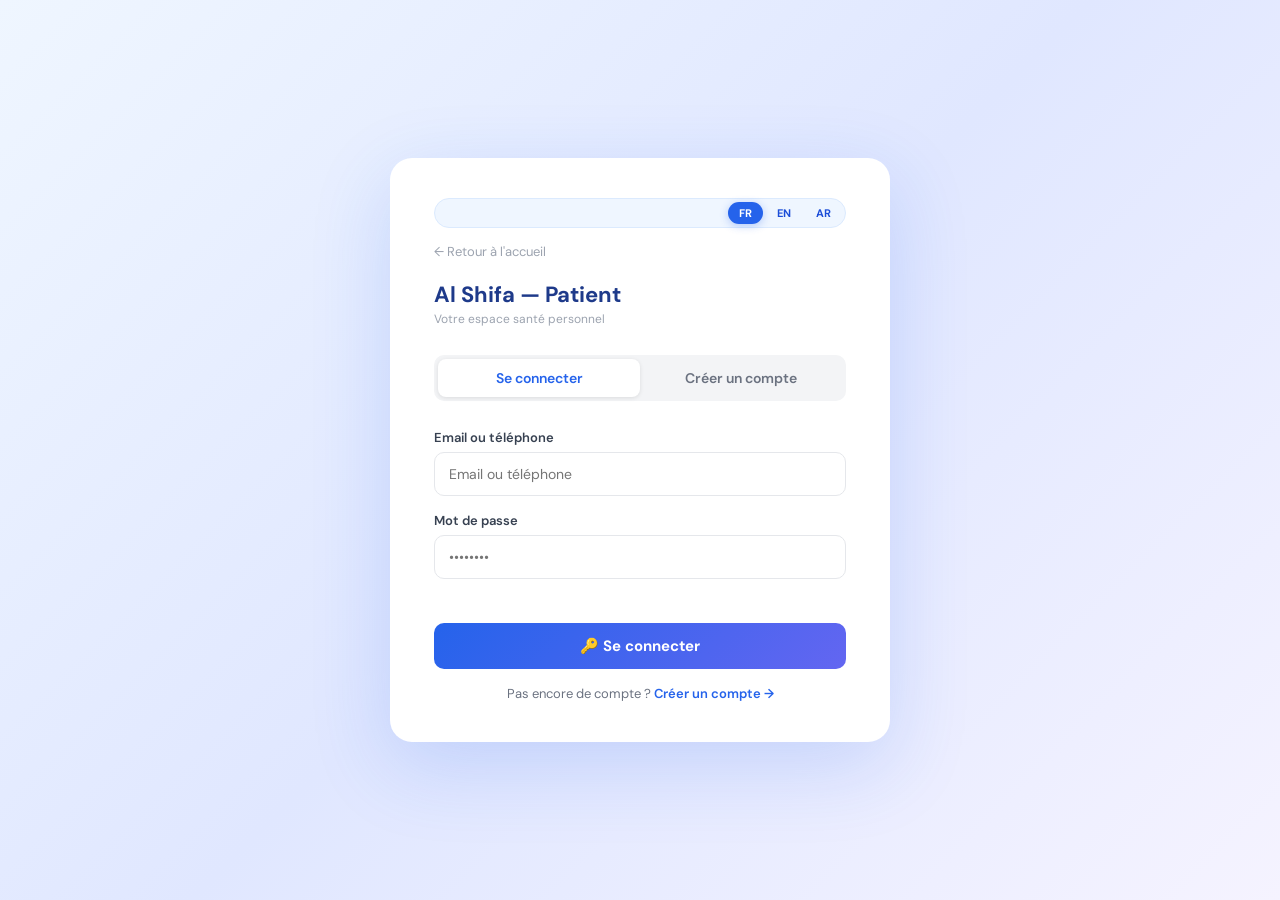
<file: index.html>
<!DOCTYPE html>
<html lang="fr" dir="ltr">

<head>
  <meta charset="UTF-8" />
  <meta name="viewport" content="width=device-width,initial-scale=1" />
  <title>Al Shifa — Espace Patient</title>
  <link href="https://fonts.googleapis.com/css2?family=DM+Sans:wght@300;400;500;600;700&display=swap"
    rel="stylesheet" />
  <link rel="stylesheet" href="patient.css" />
  <link rel="stylesheet" href="patiennt.css" />
</head>

<body>

  <!-- ══════════════════════════════════════════
     AUTH SCREEN
══════════════════════════════════════════ -->
  <div id="auth-screen">
    <div class="auth-card">

  
      <div class="auth-lang">
        <button class="lang-btn active" data-lang="fr" onclick="setLang('fr',this)">FR</button>
        <button class="lang-btn" data-lang="en" onclick="setLang('en',this)">EN</button>
        <button class="lang-btn" data-lang="ar" onclick="setLang('ar',this)">AR</button>
      </div>

      <a class="back-link" onclick="window.location.href='index.html'" data-i18n="back">← Retour à l'accueil</a>

      <div class="auth-logo">

        <div>
          <div class="auth-logo-name" data-i18n="login_title">Al Shifa — Patient</div>
          <div class="auth-logo-sub" data-i18n="login_sub">Votre espace santé personnel</div>
        </div>
      </div>

      <!-- Tabs -->
      <div class="auth-tabs">
        <button class="auth-tab active" id="tab-login" onclick="switchTab('login')" data-i18n="tab_login">Se
          connecter</button>
        <button class="auth-tab" id="tab-register" onclick="switchTab('register')" data-i18n="tab_reg">Créer un
          compte</button>
      </div>

      <!-- LOGIN -->
      <div id="login-form">
        <div class="form-group">
          <label class="form-label" data-i18n="lbl_user">Email ou téléphone</label>
          <input class="form-input" id="l-user" type="text" data-i18n="lbl_user"
            placeholder="email@exemple.com ou 06XX…" />
        </div>
        <div class="form-group">
          <label class="form-label" data-i18n="lbl_pass">Mot de passe</label>
          <input class="form-input" id="l-pass" type="password" placeholder="••••••••" />
        </div>
        <div class="auth-err" id="l-err"></div>
        <button class="btn-primary" id="btn-login" onclick="doLogin()">
          <span data-i18n="btn_login"> Se connecter</span>
        </button>
        <div class="auth-switch">
          <span data-i18n="no_account">Pas encore de compte ?</span>
          <a onclick="switchTab('register')" data-i18n="reg_link">Créer un compte →</a>
        </div>
      </div>

      <!-- REGISTER -->
      <div id="register-form" style="display:none">
        <div class="form-row auth-row">
          <div class="form-group">
            <label class="form-label" data-i18n="lbl_prenom">Prénom *</label>
            <input class="form-input" id="r-prenom" placeholder="Prénom" />
          </div>
          <div class="form-group">
            <label class="form-label" data-i18n="lbl_nom">Nom *</label>
            <input class="form-input" id="r-nom" placeholder="Nom" />
          </div>
        </div>
        <div class="form-group">
          <label class="form-label" data-i18n="lbl_email">Email *</label>
          <input class="form-input" id="r-email" type="email" placeholder="email@exemple.com" />
        </div>
        <div class="form-group">
          <label class="form-label" data-i18n="lbl_tel">Téléphone *</label>
          <input class="form-input" id="r-tel" type="tel" placeholder="06XX XXX XXX" />
        </div>
        <div class="form-row auth-row">
          <div class="form-group">
            <label class="form-label" data-i18n="lbl_dob">Date de naissance</label>
            <input class="form-input" id="r-dob" type="date" />
          </div>
          <div class="form-group">
            <label class="form-label" data-i18n="lbl_sexe">Sexe</label>
            <select class="form-select" id="r-sexe">
              <option value="">—</option>
              <option>Masculin</option>
              <option>Féminin</option>
            </select>
          </div>
        </div>
        <div class="form-group">
          <label class="form-label" data-i18n="lbl_pass_new">Mot de passe *</label>
          <input class="form-input" id="r-pass" type="password" placeholder="Min. 6 caractères" />
        </div>
        <div class="form-group">
          <label class="form-label" data-i18n="lbl_pass_conf">Confirmer *</label>
          <input class="form-input" id="r-pass2" type="password" placeholder="Répéter" />
        </div>
        <div class="auth-err" id="r-err"></div>
        <button class="btn-primary" id="btn-reg" onclick="doRegister()">
          <span data-i18n="btn_reg"> Créer mon compte</span>
        </button>
        <div class="auth-switch">
          <span data-i18n="already">Déjà un compte ?</span>
          <a onclick="switchTab('login')" data-i18n="signup_link">Se connecter →</a>
        </div>
      </div>

    </div>
  </div>

  <!-- ══════════════════════════════════════════
     MAIN APP
══════════════════════════════════════════ -->
  <div id="app">
    <nav class="top-nav">
      <div class="nav-logo">⚕ Al Shifa <span>Patient</span></div>
      <div class="nav-user">
        <!-- Language switcher inside app -->
        <div class="app-lang">
          <button class="lang-btn active" data-lang="fr" onclick="setLang('fr',this)">FR</button>
          <button class="lang-btn" data-lang="en" onclick="setLang('en',this)">EN</button>
          <button class="lang-btn" data-lang="ar" onclick="setLang('ar',this)">AR</button>
        </div>
        <div class="nav-av" id="nav-av">P</div>
        <span class="nav-name" id="nav-name"></span>
        <button class="btn-logout" onclick="doLogout()">
          <span data-i18n="logout">⏻ Quitter</span>
        </button>
      </div>
    </nav>

    <div class="app-body">
      <aside class="sidebar">
        <button class="side-btn active" onclick="goPage('dashboard',this)">
          <span class="side-ic"></span>
          <span data-i18n="nav_home">Accueil</span>
        </button>
        <button class="side-btn" onclick="goPage('rdv',this)">

          <span data-i18n="nav_rdv">Prendre RDV</span>
        </button>
        <button class="side-btn" onclick="goPage('mes-rdv',this)">

          <span data-i18n="nav_myrdv">Mes rendez-vous</span>
        </button>
        <button class="side-btn" onclick="goPage('profil',this)">

          <span data-i18n="nav_profil">Mon profil</span>
        </button>
      </aside>

      <div class="content">

        <!-- DASHBOARD -->
        <div class="page active" id="pg-dashboard">
          <div class="page-title" id="dash-title">Bonjour !</div>
          <div class="page-sub" data-i18n="login_sub">Bienvenue dans votre espace patient Al Shifa.</div>
          <div class="stats-row" id="dash-stats"></div>
          <div id="dash-recent"></div>
        </div>

        <!-- PRENDRE RDV -->
        <div class="page" id="pg-rdv">
          <div class="page-title" data-i18n="pg_rdv"> Prendre un rendez-vous</div>
          <div class="page-sub" data-i18n="pg_rdv_sub">Remplissez le formulaire pour soumettre votre demande.</div>
          <div class="form-card">
            <div class="section-title" data-i18n="pg_rdv">Détails de la demande</div>
            <div class="form-row">
              <div class="fg">
                <label class="fl" data-i18n="lbl_doctor">Médecin souhaité</label>
                <select class="fsel" id="rq-med">
                  <option value="">— Indifférent —</option>
                </select>
              </div>
              <div class="fg">
                <label class="fl" data-i18n="lbl_date">Date souhaitée *</label>
                <input class="fi" id="rq-date" type="date" />
              </div>
            </div>
            <div class="form-row">
              <div class="fg">
                <label class="fl" data-i18n="lbl_motif">Motif *</label>
                <select class="fsel" id="rq-motif">
                  <option value="">—</option>
                </select>
              </div>
              <div class="fg">
                <label class="fl" data-i18n="lbl_urgence">Urgence</label>
                <select class="fsel" id="rq-urgence">
                  <option>Normal</option>
                  <option>Urgent</option>
                  <option>Très urgent</option>
                </select>
              </div>
            </div>
            <div class="fg">
              <label class="fl" data-i18n="lbl_msg">Message / Symptômes</label>
              <textarea class="fta" id="rq-msg" placeholder="Décrivez vos symptômes ou raisons…"></textarea>
            </div>
            <div style="display:flex;justify-content:flex-end;margin-top:8px">
              <button class="btn-send" id="btn-send" onclick="submitRDV()">
                <span data-i18n="btn_send"> Envoyer la demande</span>
              </button>
            </div>
          </div>
        </div>

        <!-- MES RDV -->
        <div class="page" id="pg-mes-rdv">
          <div class="page-title" data-i18n="pg_myrdv"> Mes rendez-vous</div>
          <div class="page-sub" data-i18n="pg_myrdv_sub">Suivez l'état de toutes vos demandes.</div>
          <div id="rdv-list"></div>
        </div>

        <!-- PROFIL -->
        <div class="page" id="pg-profil">
          <div class="page-title" data-i18n="pg_profil"> Mon profil</div>
          <div class="page-sub" data-i18n="pg_profil_sub">Modifiez vos informations personnelles.</div>
          <div id="profil-content"></div>
        </div>

      </div><!-- /content -->
    </div><!-- /app-body -->
  </div><!-- /app -->

  <div id="toasts"></div>

  <script src="patient.js"></script>
</body>

</html>
</file>
<file: patient.css>
:root{
  --blue:#2563eb;--blue-d:#1d4ed8;--blue-l:#dbeafe;--blue-xl:#eff6ff;
  --indigo:#6366f1;--purple:#9333ea;
  --g50:#f0fdf4;--g200:#bbf7d0;
  --white:#fff;--gray50:#f9fafb;--gray100:#f3f4f6;--gray200:#e5e7eb;
  --gray300:#d1d5db;--gray400:#9ca3af;--gray500:#6b7280;--gray700:#374151;--gray900:#111827;
 
  --radius:14px;--rsm:8px;--shadow:0 2px 12px rgba(37,99,235,.1);--shadow2:0 8px 32px rgba(37,99,235,.18);
}
*{box-sizing:border-box;margin:0;padding:0}
html,body{height:100vh;font-family:'DM Sans',sans-serif;background:var(--gray50);color:var(--gray900);margin: 0;padding: 0;}
input,select,textarea,button{font-family:inherit}

/* ── AUTH SCREEN ── */
#auth-screen{
  display:flex;position:fixed;inset:0;z-index:100;
  background:linear-gradient(135deg,#eff6ff 0%,#e0e7ff 50%,#f5f3ff 100%);
  align-items:flex-start;
  justify-content:center;
  padding:32px 20px;
  overflow-y:auto;
}
.auth-card{
  background:#fff;border-radius:22px;padding:40px 44px;width:100%;max-width:500px;
  box-shadow:0 24px 80px rgba(37,99,235,.18);
  margin:auto;
}
.auth-logo{display:flex;align-items:center;gap:12px;margin-bottom:28px}
.auth-logo-icon{width:50px;height:50px;border-radius:14px;background:linear-gradient(135deg,#2563eb,#6366f1);display:flex;align-items:center;justify-content:center;font-size:24px}
.auth-logo-name{font-size:22px;font-weight:700;color:#1e3a8a}
.auth-logo-sub{font-size:12px;color:var(--gray400);margin-top:2px}
.auth-tabs{display:flex;background:var(--gray100);border-radius:10px;padding:4px;margin-bottom:28px}
.auth-tab{flex:1;padding:10px;border:none;background:none;border-radius:8px;font-size:14px;font-weight:600;cursor:pointer;color:var(--gray500);transition:all .2s}
.auth-tab.active{background:#fff;color:var(--blue);box-shadow:0 1px 4px rgba(0,0,0,.1)}
.form-group{margin-bottom:16px}
.form-label{display:block;font-size:13px;font-weight:600;color:var(--gray700);margin-bottom:6px}
.form-input{width:100%;height:44px;padding:0 14px;border:1.5px solid var(--gray200);border-radius:10px;font-size:14px;color:var(--gray900);transition:border-color .2s;background:#fff}
.form-input:focus{outline:none;border-color:var(--blue);box-shadow:0 0 0 3px rgba(37,99,235,.1)}
.form-row{display:grid;grid-template-columns:1fr 1fr;gap:12px}
.form-select{width:100%;height:44px;padding:0 14px;border:1.5px solid var(--gray200);border-radius:10px;font-size:14px;color:var(--gray900);background:#fff;cursor:pointer}
.btn-primary{width:100%;height:46px;background:linear-gradient(135deg,var(--blue),var(--indigo));color:#fff;border:none;border-radius:10px;font-size:15px;font-weight:700;cursor:pointer;margin-top:8px;transition:opacity .2s}
.btn-primary:hover{opacity:.92}
.auth-err{color:var(--danger);font-size:13px;margin-top:8px;min-height:20px}
.auth-switch{text-align:center;font-size:13px;color:var(--gray500);margin-top:16px}
.auth-switch a{color:var(--blue);cursor:pointer;font-weight:600}
.back-link{display:inline-flex;align-items:center;gap:6px;font-size:13px;color:var(--gray400);cursor:pointer;margin-bottom:20px;text-decoration:none}
.back-link:hover{color:var(--blue)}
.app-lang{display:flex;gap:3px;background:var(--g50);border-radius:99px;padding:3px;border:1.5px solid var(--g200)}
auth-lang{
  display:flex;gap:3px;background:var(--g50);border-radius:99px;padding:3px;border:1.5px solid var(--g200)

}
/* ── MAIN APP ── */
#app{display:none;height:100vh;flex-direction:column}
#app.show{display:flex}

.top-nav{
  height:60px;background:#fff;border-bottom:1px solid var(--gray200);
  display:flex;align-items:center;padding:0 24px;gap:16px;
  position:sticky;top:0;z-index:50;flex-shrink:0;
}
.nav-logo{font-size:17px;font-weight:700;color:var(--blue-d);display:flex;align-items:center;gap:8px}
.nav-logo span{font-size:11px;background:linear-gradient(135deg,var(--blue),var(--indigo));color:#fff;padding:2px 8px;border-radius:99px;font-weight:600}
.nav-user{display:flex;align-items:center;gap:10px;margin-left:auto}
.nav-av{width:36px;height:36px;border-radius:50%;background:linear-gradient(135deg,var(--blue),var(--indigo));color:#fff;display:flex;align-items:center;justify-content:center;font-weight:700;font-size:14px}
.nav-name{font-size:14px;font-weight:600;color:var(--gray700)}
.btn-logout{background:none;border:1.5px solid var(--gray200);border-radius:8px;padding:6px 14px;font-size:13px;color:var(--gray500);cursor:pointer}
.btn-logout:hover{border-color:var(--danger);color:var(--danger)}

.app-body{display:flex;flex:1;overflow:hidden}

/* ── SIDEBAR ── */
.sidebar{width:220px;background:#fff;border-right:1px solid var(--gray200);padding:20px 12px;display:flex;flex-direction:column;gap:4px;flex-shrink:0;overflow-y:auto}
.side-btn{display:flex;align-items:center;gap:10px;padding:10px 14px;border:none;background:none;border-radius:10px;font-size:14px;font-weight:500;color:var(--gray600);cursor:pointer;width:100%;text-align:left;transition:all .2s}
.side-btn:hover{background:var(--blue-xl);color:var(--blue)}
.side-btn.active{background:var(--blue-xl);color:var(--blue);font-weight:700}
.side-ic{font-size:18px;width:24px;text-align:center}

/* ── CONTENT ── */
.content{flex:1;overflow-y:auto;padding:28px 32px}
.page{display:none}.page.active{display:block}
.page-title{font-size:22px;font-weight:700;color:var(--gray900);margin-bottom:6px}
.page-sub{font-size:14px;color:var(--gray400);margin-bottom:24px}

/* Stats row */
.stats-row{display:flex;gap:12px;margin-bottom:24px;flex-wrap:wrap}
.stat-card{flex:1;min-width:100px;background:#fff;border:1.5px solid var(--gray200);border-radius:12px;padding:16px 18px;text-align:center;box-shadow:var(--shadow)}
.stat-val{font-size:28px;font-weight:700}.stat-lbl{font-size:11px;color:var(--gray400);text-transform:uppercase;letter-spacing:.6px;margin-top:3px}

/* RdV form */
.form-card{background:#fff;border-radius:var(--radius);padding:24px 28px;border:1.5px solid var(--gray200);box-shadow:var(--shadow);margin-bottom:20px}
.section-title{font-size:13px;font-weight:700;text-transform:uppercase;letter-spacing:.8px;color:var(--blue);margin-bottom:16px;padding-bottom:8px;border-bottom:1px solid var(--blue-l)}
.fi{width:100%;height:44px;padding:0 14px;border:1.5px solid var(--gray200);border-radius:10px;font-size:14px;color:var(--gray900);transition:border-color .2s}
.fi:focus{outline:none;border-color:var(--blue);box-shadow:0 0 0 3px rgba(37,99,235,.1)}
.fta{width:100%;padding:12px 14px;border:1.5px solid var(--gray200);border-radius:10px;font-size:14px;color:var(--gray900);resize:vertical;min-height:90px;transition:border-color .2s}
.fta:focus{outline:none;border-color:var(--blue);box-shadow:0 0 0 3px rgba(37,99,235,.1)}
.fsel{width:100%;height:44px;padding:0 14px;border:1.5px solid var(--gray200);border-radius:10px;font-size:14px;color:var(--gray900);background:#fff}
.fl{display:block;font-size:13px;font-weight:600;color:var(--gray700);margin-bottom:6px}
.fg{margin-bottom:16px}
.btn-send{background:linear-gradient(135deg,var(--blue),var(--indigo));color:#fff;border:none;border-radius:10px;padding:12px 28px;font-size:15px;font-weight:700;cursor:pointer;box-shadow:0 4px 14px rgba(37,99,235,.3)}
.btn-send:hover{opacity:.9}

/* RdV cards */
.rdv-card{background:#fff;border-radius:14px;padding:20px;border:1.5px solid var(--gray200);margin-bottom:12px;border-left:4px solid var(--gray300);box-shadow:var(--shadow)}
.rdv-card.pending{border-left-color:var(--warn)}
.rdv-card.accepted{border-left-color:var(--g500)}
.rdv-card.refused{border-left-color:var(--danger)}
.rdv-top{display:flex;justify-content:space-between;align-items:flex-start;gap:12px;flex-wrap:wrap}
.rdv-motif{font-size:16px;font-weight:700;color:var(--gray900)}
.rdv-meta{font-size:12px;color:var(--gray400);margin-top:5px;line-height:1.8}
.rdv-note{margin-top:12px;padding:10px 14px;border-radius:8px;font-size:13px;line-height:1.5}
.rdv-note.ok{background:#f0fdf4;color:#166534;border:1px solid #bbf7d0}
.rdv-note.no{background:#fef2f2;color:#991b1b;border:1px solid #fecaca}
.rdv-note.wait{background:#fffbeb;color:#92400e;border:1px solid #fde68a}
.status-badge{padding:6px 14px;border-radius:99px;font-size:12px;font-weight:700;white-space:nowrap}

/* Profile */
.profil-header{display:flex;align-items:center;gap:18px;background:linear-gradient(135deg,var(--blue),var(--indigo));border-radius:16px;padding:24px 28px;color:#fff;margin-bottom:24px}
.profil-av{width:60px;height:60px;border-radius:50%;background:rgba(255,255,255,.25);display:flex;align-items:center;justify-content:center;font-size:24px;font-weight:700;flex-shrink:0}
.profil-name{font-size:22px;font-weight:700}
.profil-meta{font-size:13px;opacity:.75;margin-top:4px}

/* Toast */
#toasts{position:fixed;bottom:20px;right:20px;z-index:9999;display:flex;flex-direction:column;gap:8px}
.t-item{background:#fff;border-radius:10px;padding:12px 16px;box-shadow:0 4px 20px rgba(0,0,0,.15);font-size:14px;font-weight:500;display:flex;align-items:center;gap:10px;border:1px solid var(--gray200);animation:slideIn .3s ease}
@keyframes slideIn{from{transform:translateX(20px);opacity:0}to{transform:translateX(0);opacity:1}}


@media(max-width:700px){
  .sidebar{display:none}.form-row{grid-template-columns:1fr}
  .content{padding:16px}.stats-row{gap:8px}
  .auth-card{padding:24px 20px}.form-row.auth-row{grid-template-columns:1fr}
}
</file>
<file: patiennt.css>
.lang-btn {
  padding: 4px 11px;
  border-radius: 99px;
  border: none;
  background: transparent;
  font-size: 11px;
  font-weight: 700;
  color: var(--blue-d, #1d4ed8);
  cursor: pointer;
  transition: all .18s;
  font-family: inherit;
}
.lang-btn:hover  { background: var(--blue-l, #dbeafe); color: var(--blue-d, #1d4ed8); }
.lang-btn.active { background: var(--blue, #2563eb); color: #fff; box-shadow: 0 2px 8px rgba(37,99,235,.3); }

.auth-lang {
  display: flex;
  gap: 3px;
  justify-content: flex-end;
  margin-bottom: 12px;
  background: var(--blue-xl, #eff6ff);
  border: 1px solid var(--blue-l, #dbeafe);
  border-radius: 99px;
  padding: 3px;
}
.app-lang {
  display: flex;
  gap: 3px;
  margin-right: 10px;
  background: var(--blue-xl, #eff6ff);
  border: 1px solid var(--blue-l, #dbeafe);
  border-radius: 99px;
  padding: 3px;
}

/* ── RDV card ── */
.rdv-card {
  background: #fff;
  border: 1.5px solid var(--gray200, #e5e7eb);
  border-radius: 14px;
  padding: 18px 20px;
  margin-bottom: 14px;
  transition: box-shadow .18s;
}
.rdv-card:hover { box-shadow: 0 4px 18px rgba(0,0,0,.07); }
.rdv-card-header {
  display: flex;
  justify-content: space-between;
  align-items: flex-start;
  gap: 12px;
}
.rdv-header-left  { flex: 1; min-width: 0; }
.rdv-header-right { display: flex; flex-direction: column; align-items: flex-end; flex-shrink: 0; }
.rdv-motif { font-weight: 700; font-size: 15px; color: var(--gray800, #1f2937); margin-bottom: 4px; }
.rdv-date  { font-size: 12px; color: var(--gray400, #9ca3af); }
.rdv-med   { font-size: 12px; color: var(--g600, #16a34a); margin-top: 3px; font-weight: 500; }
.rdv-msg   { font-size: 13px; color: var(--gray500, #6b7280); font-style: italic;
             margin-top: 10px; padding: 8px 12px; background: var(--gray50, #f9fafb);
             border-radius: 8px; border-left: 3px solid var(--gray200, #e5e7eb); }
.rdv-note  { font-size: 13px; margin-top: 10px; padding: 10px 14px; border-radius: 10px; font-weight: 500; }
.rdv-note.ok   { background: #f0fdf4; color: #166534; border: 1px solid #bbf7d0; }
.rdv-note.no   { background: #fef2f2; color: #991b1b; border: 1px solid #fecaca; }
.rdv-note.wait { background: #fffbeb; color: #92400e; border: 1px solid #fde68a; }
</file>
